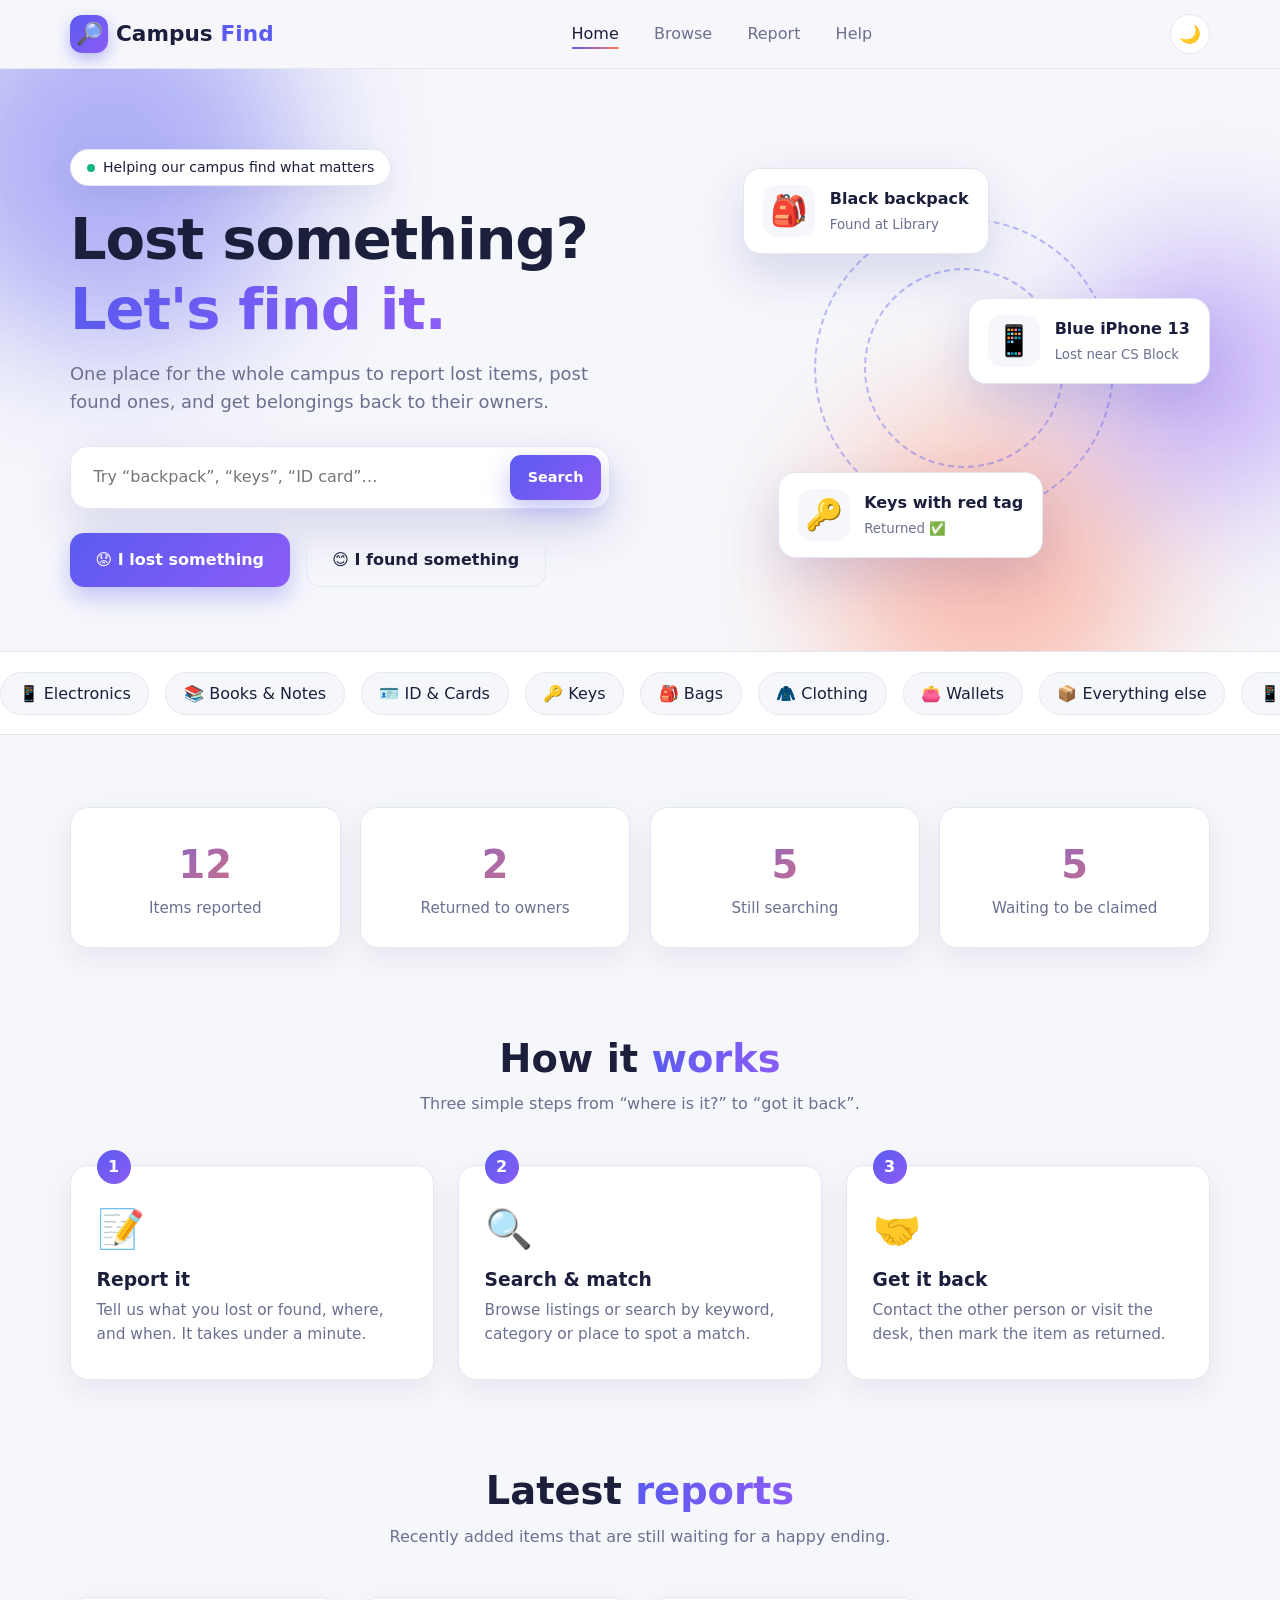
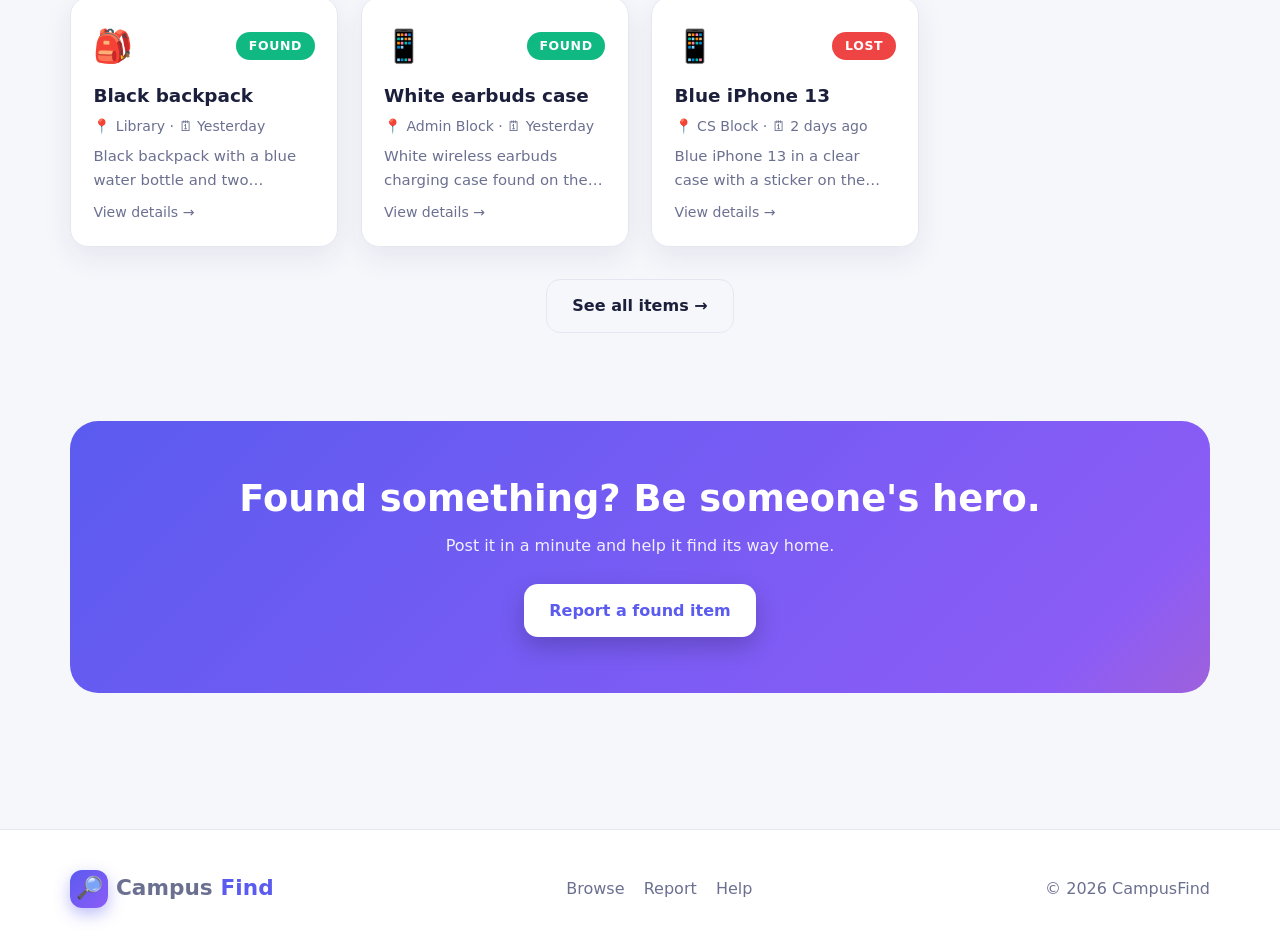
<file: index.html>
<!DOCTYPE html>
<html lang="en" data-theme="light">
<head>
  <meta charset="UTF-8">
  <meta name="viewport" content="width=device-width, initial-scale=1">
  <title>CampusFind – Campus Lost &amp; Found Portal</title>
  <meta name="description" content="Report, search and recover lost items on campus.">
  <link rel="stylesheet" href="style.css">
  <script src="script.js" defer></script>
</head>
<body data-page="home">

  <header class="site-header">
    <div class="container nav">
      <a href="index.html" class="logo"><span class="logo-mark" aria-hidden="true">🔎</span>Campus<b>Find</b></a>
      <ul class="nav-links" id="navLinks">
        <li><a href="index.html" class="active" aria-current="page">Home</a></li>
        <li><a href="browse.html">Browse</a></li>
        <li><a href="report.html">Report</a></li>
        <li><a href="help.html">Help</a></li>
      </ul>
      <div style="display:flex;gap:.5rem;align-items:center">
        <button class="theme-toggle" id="themeBtn" type="button" aria-label="Toggle dark mode">🌙</button>
        <button class="nav-toggle" id="navToggle" type="button" aria-label="Open menu" aria-expanded="false" aria-controls="navLinks"><span></span><span></span><span></span></button>
      </div>
    </div>
  </header>

  <main>
    <!-- HERO -->
    <section class="hero">
      <span class="blob b1"></span><span class="blob b2"></span><span class="blob b3"></span>
      <div class="container hero-grid">
        <div>
          <span class="pill"><span class="dot"></span> Helping our campus find what matters</span>
          <h1>Lost something?<br><span class="grad-text">Let's find it.</span></h1>
          <p class="lead">One place for the whole campus to report lost items, post found ones, and get belongings back to their owners.</p>

          <form class="search-box" id="heroSearch" role="search">
            <input id="heroQ" type="search" placeholder="Try “backpack”, “keys”, “ID card”…" aria-label="Search lost and found items">
            <button class="btn btn-sm" type="submit">Search</button>
          </form>

          <div class="hero-cta">
            <a class="btn" href="report.html?type=lost">😟 I lost something</a>
            <a class="btn btn-outline" href="report.html?type=found">😊 I found something</a>
          </div>
        </div>

        <div class="hero-visual" aria-hidden="true">
          <div class="ring"></div><div class="ring r2"></div>
          <div class="float-card fc1"><span class="ic">🎒</span><div><strong>Black backpack</strong><small>Found at Library</small></div></div>
          <div class="float-card fc2"><span class="ic">📱</span><div><strong>Blue iPhone 13</strong><small>Lost near CS Block</small></div></div>
          <div class="float-card fc3"><span class="ic">🔑</span><div><strong>Keys with red tag</strong><small>Returned ✅</small></div></div>
        </div>
      </div>
    </section>

    <!-- CATEGORY MARQUEE -->
    <div class="marquee" aria-label="Item categories">
      <div class="marquee-track" id="marqueeTrack">
        <span class="chip">📱 Electronics</span>
        <span class="chip">📚 Books &amp; Notes</span>
        <span class="chip">🪪 ID &amp; Cards</span>
        <span class="chip">🔑 Keys</span>
        <span class="chip">🎒 Bags</span>
        <span class="chip">🧥 Clothing</span>
        <span class="chip">👛 Wallets</span>
        <span class="chip">📦 Everything else</span>
      </div>
    </div>

    <!-- STATS -->
    <section class="block">
      <div class="container">
        <div class="stats">
          <div class="stat reveal"><div class="num" id="stTotal" data-count="0">0</div><span class="lbl">Items reported</span></div>
          <div class="stat reveal" style="--d:.1s"><div class="num" id="stReturned" data-count="0">0</div><span class="lbl">Returned to owners</span></div>
          <div class="stat reveal" style="--d:.2s"><div class="num" id="stLost" data-count="0">0</div><span class="lbl">Still searching</span></div>
          <div class="stat reveal" style="--d:.3s"><div class="num" id="stFound" data-count="0">0</div><span class="lbl">Waiting to be claimed</span></div>
        </div>
      </div>
    </section>

    <!-- HOW IT WORKS -->
    <section class="block" style="padding-top:1rem">
      <div class="container">
        <div class="section-head reveal">
          <h2>How it <span class="grad-text">works</span></h2>
          <p>Three simple steps from “where is it?” to “got it back”.</p>
        </div>
        <div class="steps">
          <div class="step reveal"><span class="big" aria-hidden="true">📝</span><h3>Report it</h3><p>Tell us what you lost or found, where, and when. It takes under a minute.</p></div>
          <div class="step reveal" style="--d:.12s"><span class="big" aria-hidden="true">🔍</span><h3>Search &amp; match</h3><p>Browse listings or search by keyword, category or place to spot a match.</p></div>
          <div class="step reveal" style="--d:.24s"><span class="big" aria-hidden="true">🤝</span><h3>Get it back</h3><p>Contact the other person or visit the desk, then mark the item as returned.</p></div>
        </div>
      </div>
    </section>

    <!-- LATEST -->
    <section class="block" style="padding-top:1rem">
      <div class="container">
        <div class="section-head reveal">
          <h2>Latest <span class="grad-text">reports</span></h2>
          <p>Recently added items that are still waiting for a happy ending.</p>
        </div>
        <div class="grid" id="latest"></div>
        <p style="text-align:center;margin-top:2rem" class="reveal"><a class="btn btn-outline" href="browse.html">See all items →</a></p>
      </div>
    </section>

    <!-- CTA -->
    <section class="block" style="padding-top:1rem">
      <div class="container">
        <div class="cta reveal">
          <h2>Found something? Be someone's hero.</h2>
          <p>Post it in a minute and help it find its way home.</p>
          <a class="btn" href="report.html?type=found">Report a found item</a>
        </div>
      </div>
    </section>
  </main>

  <footer class="site-footer">
    <div class="container footer-grid">
      <a href="index.html" class="logo"><span class="logo-mark" aria-hidden="true">🔎</span>Campus<b>Find</b></a>
      <nav class="footer-links" aria-label="Footer">
        <a href="browse.html">Browse</a><a href="report.html">Report</a><a href="help.html">Help</a>
      </nav>
      <p>© <span id="year">2026</span> CampusFind</p>
    </div>
  </footer>

</body>
</html>
</file>
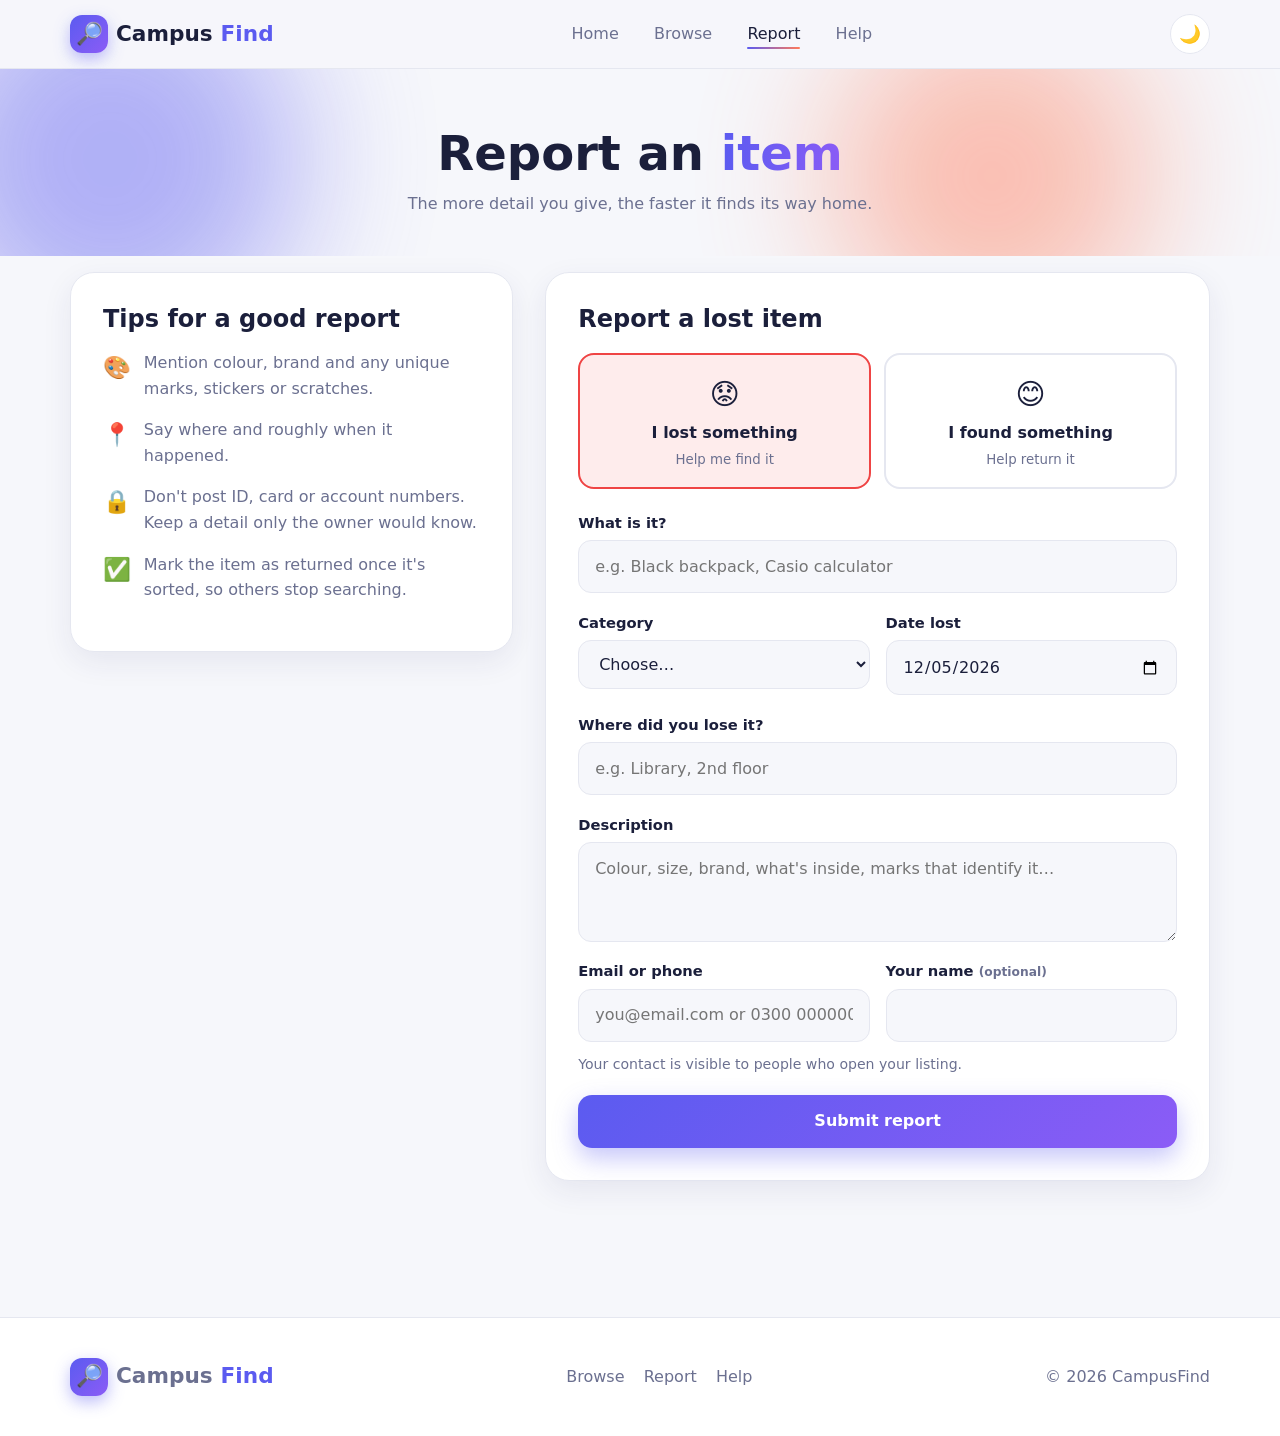
<file: report.html>
<!DOCTYPE html>
<html lang="en" data-theme="light">
<head>
  <meta charset="UTF-8">
  <meta name="viewport" content="width=device-width, initial-scale=1">
  <title>Report an Item – CampusFind</title>
  <meta name="description" content="Report a lost or found item on campus.">
  <link rel="stylesheet" href="style.css">
  <script src="script.js" defer></script>
</head>
<body data-page="report">

  <header class="site-header">
    <div class="container nav">
      <a href="index.html" class="logo"><span class="logo-mark" aria-hidden="true">🔎</span>Campus<b>Find</b></a>
      <ul class="nav-links" id="navLinks">
        <li><a href="index.html">Home</a></li>
        <li><a href="browse.html">Browse</a></li>
        <li><a href="report.html" class="active" aria-current="page">Report</a></li>
        <li><a href="help.html">Help</a></li>
      </ul>
      <div style="display:flex;gap:.5rem;align-items:center">
        <button class="theme-toggle" id="themeBtn" type="button" aria-label="Toggle dark mode">🌙</button>
        <button class="nav-toggle" id="navToggle" type="button" aria-label="Open menu" aria-expanded="false" aria-controls="navLinks"><span></span><span></span><span></span></button>
      </div>
    </div>
  </header>

  <main>
    <section class="page-banner">
      <span class="blob b2"></span><span class="blob b1"></span>
      <div class="container">
        <h1>Report an <span class="grad-text">item</span></h1>
        <p>The more detail you give, the faster it finds its way home.</p>
      </div>
    </section>

    <section class="block" style="padding-top:1rem">
      <div class="container form-layout">

        <aside class="panel reveal">
          <h2>Tips for a good report</h2>
          <ul class="tips">
            <li><span class="i" aria-hidden="true">🎨</span><span>Mention colour, brand and any unique marks, stickers or scratches.</span></li>
            <li><span class="i" aria-hidden="true">📍</span><span>Say where and roughly when it happened.</span></li>
            <li><span class="i" aria-hidden="true">🔒</span><span>Don't post ID, card or account numbers. Keep a detail only the owner would know.</span></li>
            <li><span class="i" aria-hidden="true">✅</span><span>Mark the item as returned once it's sorted, so others stop searching.</span></li>
          </ul>
        </aside>

        <div class="panel reveal" style="--d:.1s">
          <form id="reportForm" novalidate>
            <h2 id="formTitle" style="margin-bottom:1.2rem">Report a lost item</h2>

            <div class="type-toggle" role="radiogroup" aria-label="Report type">
              <label>
                <input type="radio" name="type" value="lost" checked>
                <span class="type-opt lost-opt"><span aria-hidden="true">😟</span>I lost something<small>Help me find it</small></span>
              </label>
              <label>
                <input type="radio" name="type" value="found">
                <span class="type-opt found-opt"><span aria-hidden="true">😊</span>I found something<small>Help return it</small></span>
              </label>
            </div>

            <div class="field">
              <label for="title">What is it?</label>
              <input id="title" name="title" type="text" maxlength="60" placeholder="e.g. Black backpack, Casio calculator">
              <span class="err">Please enter at least 3 characters.</span>
            </div>

            <div class="row">
              <div class="field">
                <label for="category">Category</label>
                <select id="category" name="category">
                  <option value="">Choose…</option>
                  <option>Electronics</option>
                  <option>Books &amp; Notes</option>
                  <option>ID &amp; Cards</option>
                  <option>Keys</option>
                  <option>Bags</option>
                  <option>Clothing</option>
                  <option>Wallet</option>
                  <option>Other</option>
                </select>
                <span class="err">Please pick a category.</span>
              </div>
              <div class="field">
                <label for="date" id="dateLabel">Date lost</label>
                <input id="date" name="date" type="date">
                <span class="err">Choose a date that is not in the future.</span>
              </div>
            </div>

            <div class="field">
              <label for="location" id="locLabel">Where did you lose it?</label>
              <input id="location" name="location" type="text" maxlength="60" placeholder="e.g. Library, 2nd floor">
              <span class="err">Please tell us the place.</span>
            </div>

            <div class="field">
              <label for="desc">Description</label>
              <textarea id="desc" name="desc" maxlength="300" placeholder="Colour, size, brand, what's inside, marks that identify it…"></textarea>
              <span class="err">Please write at least 10 characters.</span>
            </div>

            <div class="row">
              <div class="field">
                <label for="contact">Email or phone</label>
                <input id="contact" name="contact" type="text" placeholder="you@email.com or 0300 0000000" autocomplete="off">
                <span class="err">Enter a valid email or phone number.</span>
              </div>
              <div class="field">
                <label for="reporter">Your name <small style="color:var(--muted)">(optional)</small></label>
                <input id="reporter" name="reporter" type="text" maxlength="40" autocomplete="name">
                <span class="err"></span>
              </div>
            </div>
            <p class="meta" style="margin:-.4rem 0 1.2rem">Your contact is visible to people who open your listing.</p>

            <button class="btn btn-block" type="submit">Submit report</button>
          </form>

          <div class="success" id="success" role="status">
            <svg class="check" viewBox="0 0 100 100" aria-hidden="true"><circle cx="50" cy="50" r="41"/><path d="M30 52 l14 14 l27 -30"/></svg>
            <h2>Report submitted!</h2>
            <p style="color:var(--muted)">Your listing is now live on the Browse page.</p>
            <div class="ref" id="refCode"></div>
            <div class="modal-actions" style="justify-content:center">
              <a class="btn" href="browse.html">View listings</a>
              <button class="btn btn-outline" id="again" type="button">Report another</button>
            </div>
          </div>
        </div>

      </div>
    </section>
  </main>

  <footer class="site-footer">
    <div class="container footer-grid">
      <a href="index.html" class="logo"><span class="logo-mark" aria-hidden="true">🔎</span>Campus<b>Find</b></a>
      <nav class="footer-links" aria-label="Footer">
        <a href="browse.html">Browse</a><a href="report.html">Report</a><a href="help.html">Help</a>
      </nav>
      <p>© <span id="year">2026</span> CampusFind</p>
    </div>
  </footer>

</body>
</html>
</file>
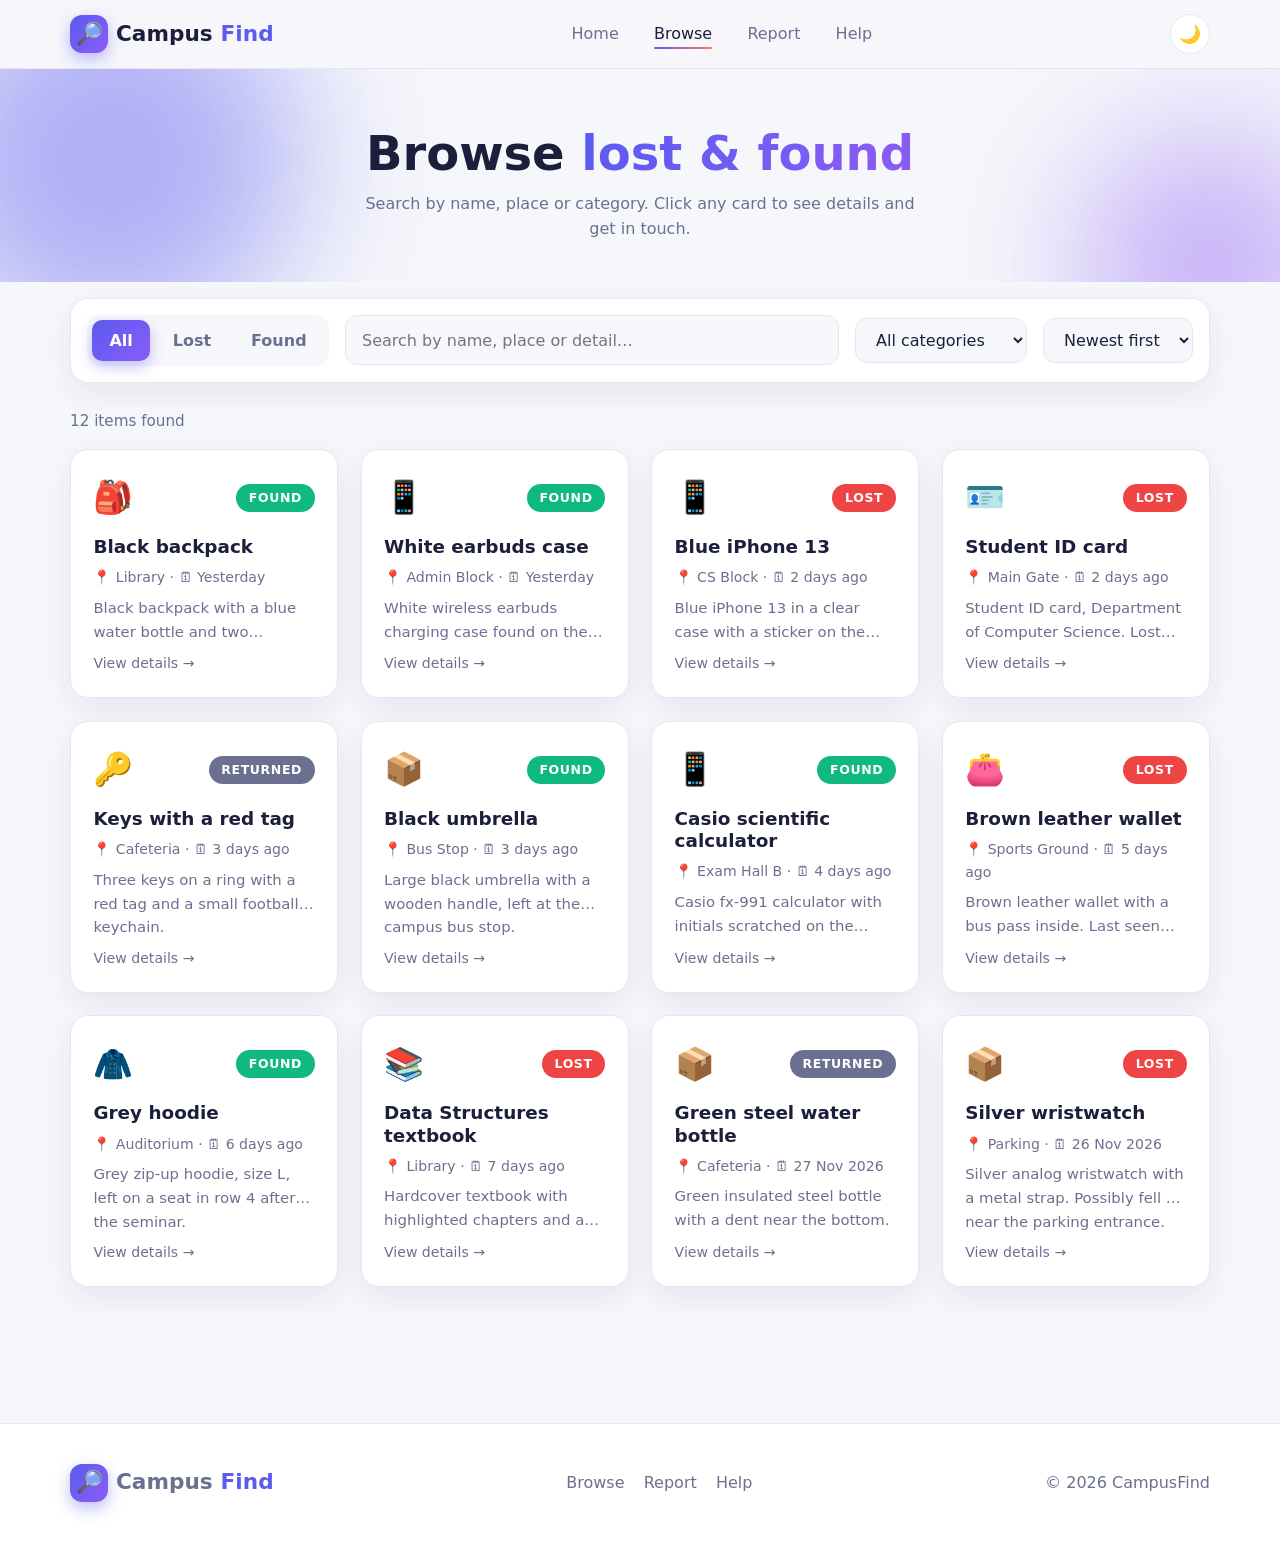
<file: campusfind/campusfind/browse.html>
<!DOCTYPE html>
<html lang="en" data-theme="light">
<head>
  <meta charset="UTF-8">
  <meta name="viewport" content="width=device-width, initial-scale=1">
  <title>Browse Items – CampusFind</title>
  <meta name="description" content="Search lost and found items on campus.">
  <link rel="stylesheet" href="style.css">
  <script src="script.js" defer></script>
</head>
<body data-page="browse">

  <header class="site-header">
    <div class="container nav">
      <a href="index.html" class="logo"><span class="logo-mark" aria-hidden="true">🔎</span>Campus<b>Find</b></a>
      <ul class="nav-links" id="navLinks">
        <li><a href="index.html">Home</a></li>
        <li><a href="browse.html" class="active" aria-current="page">Browse</a></li>
        <li><a href="report.html">Report</a></li>
        <li><a href="help.html">Help</a></li>
      </ul>
      <div style="display:flex;gap:.5rem;align-items:center">
        <button class="theme-toggle" id="themeBtn" type="button" aria-label="Toggle dark mode">🌙</button>
        <button class="nav-toggle" id="navToggle" type="button" aria-label="Open menu" aria-expanded="false" aria-controls="navLinks"><span></span><span></span><span></span></button>
      </div>
    </div>
  </header>

  <main>
    <section class="page-banner">
      <span class="blob b1"></span><span class="blob b3"></span>
      <div class="container">
        <h1>Browse <span class="grad-text">lost &amp; found</span></h1>
        <p>Search by name, place or category. Click any card to see details and get in touch.</p>
      </div>
    </section>

    <section class="block" style="padding-top:1rem">
      <div class="container">
        <div class="controls">
          <div class="tabs" role="group" aria-label="Item type">
            <button class="tab active" type="button" data-tab="all" aria-pressed="true">All</button>
            <button class="tab" type="button" data-tab="lost" aria-pressed="false">Lost</button>
            <button class="tab" type="button" data-tab="found" aria-pressed="false">Found</button>
          </div>
          <input id="q" type="search" placeholder="Search by name, place or detail…" aria-label="Search items">
          <select id="cat" aria-label="Category">
            <option value="all">All categories</option>
            <option>Electronics</option>
            <option>Books &amp; Notes</option>
            <option>ID &amp; Cards</option>
            <option>Keys</option>
            <option>Bags</option>
            <option>Clothing</option>
            <option>Wallet</option>
            <option>Other</option>
          </select>
          <select id="sort" aria-label="Sort order">
            <option value="new">Newest first</option>
            <option value="old">Oldest first</option>
          </select>
        </div>

        <p class="result-count" id="count" aria-live="polite"></p>
        <div class="grid" id="grid"></div>
      </div>
    </section>
  </main>

  <!-- Details dialog -->
  <div class="modal-backdrop" id="modal" aria-hidden="true">
    <div class="modal" role="dialog" aria-modal="true" aria-labelledby="mTitle">
      <button class="modal-close" id="modalClose" type="button" aria-label="Close details">✕</button>
      <div id="modalBody"></div>
    </div>
  </div>

  <footer class="site-footer">
    <div class="container footer-grid">
      <a href="index.html" class="logo"><span class="logo-mark" aria-hidden="true">🔎</span>Campus<b>Find</b></a>
      <nav class="footer-links" aria-label="Footer">
        <a href="browse.html">Browse</a><a href="report.html">Report</a><a href="help.html">Help</a>
      </nav>
      <p>© <span id="year">2026</span> CampusFind</p>
    </div>
  </footer>

</body>
</html>
</file>
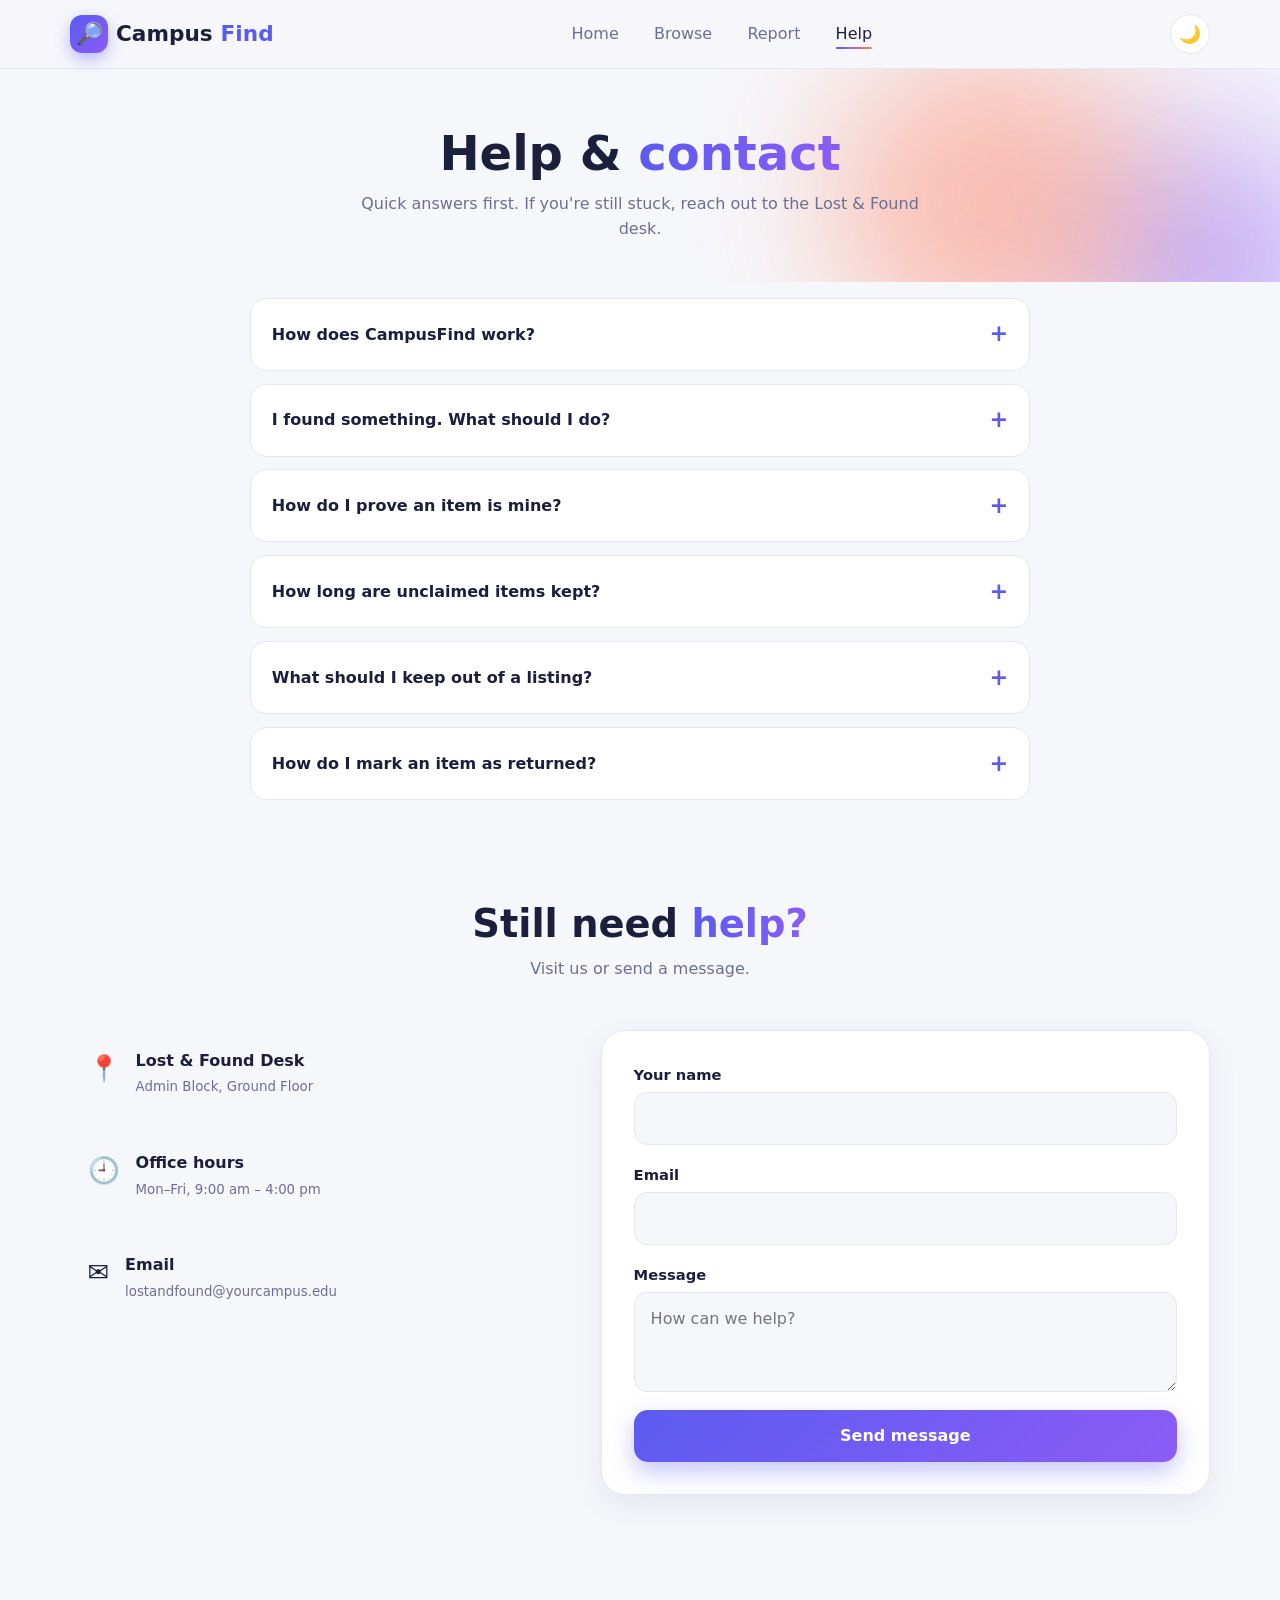
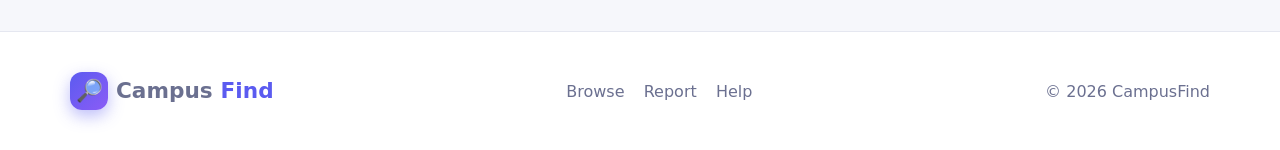
<file: campusfind/campusfind/help.html>
<!DOCTYPE html>
<html lang="en" data-theme="light">
<head>
  <meta charset="UTF-8">
  <meta name="viewport" content="width=device-width, initial-scale=1">
  <title>Help &amp; Contact – CampusFind</title>
  <meta name="description" content="Answers to common questions and how to contact the Lost &amp; Found desk.">
  <link rel="stylesheet" href="style.css">
  <script src="script.js" defer></script>
</head>
<body data-page="help">

  <header class="site-header">
    <div class="container nav">
      <a href="index.html" class="logo"><span class="logo-mark" aria-hidden="true">🔎</span>Campus<b>Find</b></a>
      <ul class="nav-links" id="navLinks">
        <li><a href="index.html">Home</a></li>
        <li><a href="browse.html">Browse</a></li>
        <li><a href="report.html">Report</a></li>
        <li><a href="help.html" class="active" aria-current="page">Help</a></li>
      </ul>
      <div style="display:flex;gap:.5rem;align-items:center">
        <button class="theme-toggle" id="themeBtn" type="button" aria-label="Toggle dark mode">🌙</button>
        <button class="nav-toggle" id="navToggle" type="button" aria-label="Open menu" aria-expanded="false" aria-controls="navLinks"><span></span><span></span><span></span></button>
      </div>
    </div>
  </header>

  <main>
    <section class="page-banner">
      <span class="blob b3"></span><span class="blob b2"></span>
      <div class="container">
        <h1>Help &amp; <span class="grad-text">contact</span></h1>
        <p>Quick answers first. If you're still stuck, reach out to the Lost &amp; Found desk.</p>
      </div>
    </section>

    <!-- FAQ -->
    <section class="block" style="padding-top:1rem">
      <div class="container">
        <div class="faq">
          <div class="faq-item reveal">
            <button class="faq-q" type="button" aria-expanded="false">How does CampusFind work?<span class="plus" aria-hidden="true">+</span></button>
            <div class="faq-a"><p>Anyone can post a lost or found item. Browse the listings, search by keyword or category, and open a card to see details and how to get in touch. When the item is back with its owner, mark it as returned.</p></div>
          </div>
          <div class="faq-item reveal" style="--d:.05s">
            <button class="faq-q" type="button" aria-expanded="false">I found something. What should I do?<span class="plus" aria-hidden="true">+</span></button>
            <div class="faq-a"><p>Post it using the Report page and choose “I found something”. If it's valuable, such as a phone, wallet or ID card, it's best to also hand it to the Lost &amp; Found desk or campus security.</p></div>
          </div>
          <div class="faq-item reveal" style="--d:.1s">
            <button class="faq-q" type="button" aria-expanded="false">How do I prove an item is mine?<span class="plus" aria-hidden="true">+</span></button>
            <div class="faq-a"><p>Describe details that aren't visible in the listing, such as what's inside, a lock-screen picture, or a scratch or sticker. Finders and desk staff may ask you to describe these before handing the item over.</p></div>
          </div>
          <div class="faq-item reveal" style="--d:.15s">
            <button class="faq-q" type="button" aria-expanded="false">How long are unclaimed items kept?<span class="plus" aria-hidden="true">+</span></button>
            <div class="faq-a"><p>Items handed to the Lost &amp; Found desk are kept for a limited time. Ask the desk for the exact period, and check back often.</p></div>
          </div>
          <div class="faq-item reveal" style="--d:.2s">
            <button class="faq-q" type="button" aria-expanded="false">What should I keep out of a listing?<span class="plus" aria-hidden="true">+</span></button>
            <div class="faq-a"><p>Never post ID numbers, card numbers or passwords. Your contact details are visible to anyone who opens your listing, so share only what you're comfortable with.</p></div>
          </div>
          <div class="faq-item reveal" style="--d:.25s">
            <button class="faq-q" type="button" aria-expanded="false">How do I mark an item as returned?<span class="plus" aria-hidden="true">+</span></button>
            <div class="faq-a"><p>Open the item on the Browse page and press “Mark as returned”. It moves out of the active lists so people stop searching for it.</p></div>
          </div>
        </div>
      </div>
    </section>

    <!-- CONTACT -->
    <section class="block" style="padding-top:1rem">
      <div class="container">
        <div class="section-head reveal">
          <h2>Still need <span class="grad-text">help?</span></h2>
          <p>Visit us or send a message.</p>
        </div>
        <div class="contact-grid">
          <div class="reveal">
            <div class="info-card"><span class="i" aria-hidden="true">📍</span><div><strong>Lost &amp; Found Desk</strong><br><small>Admin Block, Ground Floor</small></div></div>
            <div class="info-card"><span class="i" aria-hidden="true">🕘</span><div><strong>Office hours</strong><br><small>Mon–Fri, 9:00 am – 4:00 pm</small></div></div>
            <div class="info-card"><span class="i" aria-hidden="true">✉️</span><div><strong>Email</strong><br><small>lostandfound@yourcampus.edu</small></div></div>
          </div>

          <div class="panel reveal" style="--d:.1s">
            <form id="contactForm" novalidate>
              <div class="field">
                <label for="cname">Your name</label>
                <input id="cname" name="cname" type="text" autocomplete="name">
                <span class="err">Please enter your name.</span>
              </div>
              <div class="field">
                <label for="cemail">Email</label>
                <input id="cemail" name="cemail" type="email" autocomplete="email">
                <span class="err">Please enter a valid email.</span>
              </div>
              <div class="field">
                <label for="cmsg">Message</label>
                <textarea id="cmsg" name="cmsg" placeholder="How can we help?"></textarea>
                <span class="err">Please write at least 10 characters.</span>
              </div>
              <button class="btn btn-block" type="submit">Send message</button>
            </form>
          </div>
        </div>
      </div>
    </section>
  </main>

  <footer class="site-footer">
    <div class="container footer-grid">
      <a href="index.html" class="logo"><span class="logo-mark" aria-hidden="true">🔎</span>Campus<b>Find</b></a>
      <nav class="footer-links" aria-label="Footer">
        <a href="browse.html">Browse</a><a href="report.html">Report</a><a href="help.html">Help</a>
      </nav>
      <p>© <span id="year">2026</span> CampusFind</p>
    </div>
  </footer>

</body>
</html>
</file>
<file: style.css>
/* ===== CampusFind – shared styles ===== */
:root{
  --bg:#f6f7fb; --surface:#ffffff; --text:#1b1f3b; --muted:#6b7090;
  --primary:#5b5bf0; --primary2:#8b5cf6; --accent:#ff7a59;
  --lost:#ef4444; --found:#10b981; --border:#e5e7f0;
  --shadow:0 10px 30px rgba(40,40,100,.08); --shadow-lg:0 20px 50px rgba(60,60,160,.18);
  --radius:18px; --ease:cubic-bezier(.22,.8,.3,1);
}
[data-theme="dark"]{
  --bg:#0e1020; --surface:#171a30; --text:#eceefb; --muted:#9aa0c3; --border:#262a4a;
  --shadow:0 10px 30px rgba(0,0,0,.4); --shadow-lg:0 20px 50px rgba(0,0,0,.55);
}
*{box-sizing:border-box;margin:0;padding:0}
html{scroll-behavior:smooth}
body{font-family:'Segoe UI',system-ui,-apple-system,Roboto,sans-serif;background:var(--bg);color:var(--text);line-height:1.6;transition:background .4s,color .4s;animation:pageIn .7s var(--ease) both;overflow-x:hidden}
@keyframes pageIn{from{opacity:0;transform:translateY(14px)}to{opacity:1;transform:none}}
img,svg{max-width:100%}
a{color:inherit;text-decoration:none}
ul{list-style:none}
.container{width:min(1140px,92%);margin-inline:auto}
h1,h2,h3{line-height:1.2}
.grad-text{background:linear-gradient(90deg,var(--primary),var(--primary2),var(--accent));-webkit-background-clip:text;background-clip:text;color:transparent;background-size:200% auto;animation:shine 6s linear infinite}
@keyframes shine{to{background-position:200% center}}

/* ===== Header / nav ===== */
.site-header{position:sticky;top:0;z-index:50;backdrop-filter:blur(14px);background:color-mix(in srgb,var(--bg) 78%,transparent);border-bottom:1px solid var(--border)}
.nav{display:flex;align-items:center;justify-content:space-between;height:68px}
.logo{display:flex;align-items:center;gap:.5rem;font-size:1.35rem;font-weight:700}
.logo b{color:var(--primary)}
.logo-mark{display:grid;place-items:center;width:38px;height:38px;border-radius:12px;background:linear-gradient(135deg,var(--primary),var(--primary2));box-shadow:0 6px 16px rgba(91,91,240,.4);animation:wiggle 5s ease-in-out infinite}
@keyframes wiggle{0%,90%,100%{transform:rotate(0)}93%{transform:rotate(-14deg)}96%{transform:rotate(12deg)}}
.nav-links{display:flex;align-items:center;gap:.4rem}
.nav-links a{position:relative;padding:.5rem .9rem;border-radius:10px;font-weight:500;color:var(--muted);transition:color .25s}
.nav-links a::after{content:"";position:absolute;left:.9rem;right:.9rem;bottom:2px;height:2px;border-radius:2px;background:linear-gradient(90deg,var(--primary),var(--accent));transform:scaleX(0);transform-origin:left;transition:transform .35s var(--ease)}
.nav-links a:hover,.nav-links a.active{color:var(--text)}
.nav-links a:hover::after,.nav-links a.active::after{transform:scaleX(1)}
.theme-toggle{width:40px;height:40px;border-radius:50%;border:1px solid var(--border);background:var(--surface);cursor:pointer;font-size:1.1rem;transition:transform .4s var(--ease)}
.theme-toggle:hover{transform:rotate(180deg) scale(1.08)}
.nav-toggle{display:none;background:none;border:0;cursor:pointer;width:40px;height:40px;flex-direction:column;justify-content:center;gap:5px;align-items:center}
.nav-toggle span{width:24px;height:2.5px;background:var(--text);border-radius:2px;transition:.3s var(--ease)}
.nav-toggle[aria-expanded="true"] span:nth-child(1){transform:translateY(7.5px) rotate(45deg)}
.nav-toggle[aria-expanded="true"] span:nth-child(2){opacity:0}
.nav-toggle[aria-expanded="true"] span:nth-child(3){transform:translateY(-7.5px) rotate(-45deg)}

/* ===== Buttons ===== */
.btn{display:inline-flex;align-items:center;justify-content:center;gap:.5rem;padding:.85rem 1.6rem;border-radius:14px;border:0;font:inherit;font-weight:600;cursor:pointer;color:#fff;background:linear-gradient(135deg,var(--primary),var(--primary2));box-shadow:0 10px 24px rgba(91,91,240,.35);transition:transform .3s var(--ease),box-shadow .3s;position:relative;overflow:hidden}
.btn:hover{transform:translateY(-3px);box-shadow:0 16px 30px rgba(91,91,240,.45)}
.btn:active{transform:translateY(0) scale(.98)}
.btn::before{content:"";position:absolute;inset:0;background:linear-gradient(120deg,transparent 30%,rgba(255,255,255,.35) 50%,transparent 70%);transform:translateX(-120%);transition:transform .7s}
.btn:hover::before{transform:translateX(120%)}
.btn-outline{background:transparent;color:var(--text);border:1.5px solid var(--border);box-shadow:none}
.btn-outline:hover{border-color:var(--primary);color:var(--primary);box-shadow:none}
.btn-sm{padding:.55rem 1.1rem;font-size:.9rem;border-radius:11px}
.btn-block{width:100%}

/* ===== Hero ===== */
.hero{position:relative;padding:5rem 0 4rem;overflow:hidden}
.blob{position:absolute;border-radius:50%;filter:blur(70px);opacity:.45;z-index:-1;animation:blob 14s ease-in-out infinite}
.blob.b1{width:380px;height:380px;background:var(--primary);top:-100px;left:-80px}
.blob.b2{width:320px;height:320px;background:var(--accent);bottom:-80px;right:10%;animation-delay:-5s}
.blob.b3{width:260px;height:260px;background:var(--primary2);top:30%;right:-60px;animation-delay:-9s}
@keyframes blob{0%,100%{transform:translate(0,0) scale(1)}33%{transform:translate(40px,-30px) scale(1.12)}66%{transform:translate(-30px,40px) scale(.92)}}
.hero-grid{display:grid;grid-template-columns:1.1fr .9fr;gap:3rem;align-items:center}
.pill{display:inline-flex;align-items:center;gap:.5rem;padding:.4rem 1rem;border-radius:999px;background:var(--surface);border:1px solid var(--border);font-size:.88rem;font-weight:500;box-shadow:var(--shadow)}
.pill .dot{width:8px;height:8px;border-radius:50%;background:var(--found);animation:pulse 1.6s infinite}
@keyframes pulse{0%{box-shadow:0 0 0 0 rgba(16,185,129,.6)}100%{box-shadow:0 0 0 12px rgba(16,185,129,0)}}
.hero h1{font-size:clamp(2.2rem,5vw,3.6rem);margin:1.2rem 0 1rem;font-weight:800;letter-spacing:-.02em}
.hero p.lead{color:var(--muted);font-size:1.12rem;max-width:520px}
.search-box{display:flex;gap:.5rem;margin-top:1.8rem;padding:.5rem;background:var(--surface);border:1px solid var(--border);border-radius:18px;box-shadow:var(--shadow-lg);max-width:540px;transition:box-shadow .3s,transform .3s}
.search-box:focus-within{transform:translateY(-2px);box-shadow:0 22px 50px rgba(91,91,240,.28)}
.search-box input{flex:1;border:0;outline:0;background:transparent;font:inherit;color:var(--text);padding:.6rem .9rem}
.hero-cta{display:flex;gap:1rem;margin-top:1.5rem;flex-wrap:wrap}
.hero-visual{position:relative;height:420px}
.float-card{position:absolute;display:flex;align-items:center;gap:.9rem;padding:1rem 1.2rem;background:var(--surface);border:1px solid var(--border);border-radius:18px;box-shadow:var(--shadow-lg);animation:floaty 6s ease-in-out infinite}
.float-card .ic{font-size:1.9rem;display:grid;place-items:center;width:52px;height:52px;border-radius:14px;background:var(--bg)}
.float-card strong{display:block;font-size:1rem}
.float-card small{color:var(--muted)}
.fc1{top:10px;left:5%}
.fc2{top:140px;right:0;animation-delay:-2s}
.fc3{bottom:20px;left:12%;animation-delay:-4s}
@keyframes floaty{0%,100%{transform:translateY(0) rotate(-1deg)}50%{transform:translateY(-18px) rotate(1.5deg)}}
.ring{position:absolute;inset:50% auto auto 50%;width:300px;height:300px;margin:-150px 0 0 -150px;border:2px dashed color-mix(in srgb,var(--primary) 40%,transparent);border-radius:50%;animation:spin 30s linear infinite;z-index:-1}
.ring.r2{width:200px;height:200px;margin:-100px 0 0 -100px;animation-direction:reverse;animation-duration:20s}
@keyframes spin{to{transform:rotate(360deg)}}

/* ===== Marquee ===== */
.marquee{overflow:hidden;padding:1.2rem 0;border-block:1px solid var(--border);background:var(--surface)}
.marquee-track{display:flex;gap:1rem;width:max-content;animation:scroll 28s linear infinite}
.marquee:hover .marquee-track{animation-play-state:paused}
.chip{padding:.5rem 1.1rem;border-radius:999px;background:var(--bg);border:1px solid var(--border);font-weight:500;white-space:nowrap}
@keyframes scroll{to{transform:translateX(-50%)}}

/* ===== Sections ===== */
section.block{padding:4.5rem 0}
.section-head{text-align:center;max-width:620px;margin:0 auto 3rem}
.section-head h2{font-size:clamp(1.7rem,3.4vw,2.4rem);margin-bottom:.6rem}
.section-head p{color:var(--muted)}
.stats{display:grid;grid-template-columns:repeat(4,1fr);gap:1.2rem}
.stat{background:var(--surface);border:1px solid var(--border);border-radius:var(--radius);padding:1.6rem;text-align:center;box-shadow:var(--shadow);transition:transform .35s var(--ease)}
.stat:hover{transform:translateY(-6px)}
.stat .num{font-size:2.4rem;font-weight:800;background:linear-gradient(135deg,var(--primary),var(--accent));-webkit-background-clip:text;background-clip:text;color:transparent}
.stat span.lbl{color:var(--muted);font-size:.95rem}
.steps{display:grid;grid-template-columns:repeat(3,1fr);gap:1.5rem;counter-reset:step}
.step{position:relative;background:var(--surface);border:1px solid var(--border);border-radius:var(--radius);padding:2rem 1.6rem;box-shadow:var(--shadow);transition:transform .35s var(--ease),box-shadow .35s}
.step:hover{transform:translateY(-8px);box-shadow:var(--shadow-lg)}
.step::before{counter-increment:step;content:counter(step);position:absolute;top:-16px;left:1.6rem;width:34px;height:34px;display:grid;place-items:center;border-radius:50%;background:linear-gradient(135deg,var(--primary),var(--primary2));color:#fff;font-weight:700}
.step .big{font-size:2.4rem;margin-bottom:.6rem;display:inline-block;transition:transform .4s var(--ease)}
.step:hover .big{transform:scale(1.2) rotate(-8deg)}
.step h3{margin-bottom:.4rem}
.step p{color:var(--muted);font-size:.96rem}
.cta{position:relative;overflow:hidden;text-align:center;padding:3.5rem 1.5rem;border-radius:28px;color:#fff;background:linear-gradient(135deg,var(--primary),var(--primary2) 55%,var(--accent));background-size:160% 160%;animation:bgmove 10s ease infinite}
@keyframes bgmove{0%,100%{background-position:0 50%}50%{background-position:100% 50%}}
.cta h2{font-size:clamp(1.6rem,3.4vw,2.3rem);margin-bottom:.7rem}
.cta p{opacity:.9;margin-bottom:1.6rem}
.cta .btn{background:#fff;color:var(--primary);box-shadow:0 10px 24px rgba(0,0,0,.2)}

/* ===== Page banner ===== */
.page-banner{position:relative;padding:3.5rem 0 2.5rem;overflow:hidden;text-align:center}
.page-banner h1{font-size:clamp(2rem,4.5vw,3rem);margin-bottom:.5rem}
.page-banner p{color:var(--muted);max-width:560px;margin:auto}

/* ===== Item cards ===== */
.grid{display:grid;grid-template-columns:repeat(auto-fill,minmax(260px,1fr));gap:1.4rem}
.card{background:var(--surface);border:1px solid var(--border);border-radius:var(--radius);padding:1.4rem;box-shadow:var(--shadow);transition:transform .35s var(--ease),box-shadow .35s,border-color .3s;display:flex;flex-direction:column;gap:.5rem}
.card:hover{transform:translateY(-8px) rotate(-.4deg);box-shadow:var(--shadow-lg);border-color:var(--primary)}
.item-top{display:flex;justify-content:space-between;align-items:center}
.item-top .icon{font-size:2rem;transition:transform .4s var(--ease)}
.card:hover .icon{transform:scale(1.25) rotate(10deg)}
.badge{padding:.25rem .8rem;border-radius:999px;font-size:.78rem;font-weight:700;text-transform:uppercase;letter-spacing:.05em;color:#fff}
.badge.lost{background:var(--lost)}
.badge.found{background:var(--found)}
.badge.returned{background:var(--muted)}
.card h3{font-size:1.15rem;margin-top:.3rem}
.meta{color:var(--muted);font-size:.88rem}
.desc{color:var(--muted);font-size:.93rem;flex:1;display:-webkit-box;-webkit-line-clamp:2;-webkit-box-orient:vertical;overflow:hidden}
.card.done{opacity:.65}

/* ===== Browse controls ===== */
.controls{display:flex;flex-wrap:wrap;gap:1rem;align-items:center;margin-bottom:1.6rem;padding:1rem;background:var(--surface);border:1px solid var(--border);border-radius:var(--radius);box-shadow:var(--shadow)}
.controls input,.controls select{padding:.7rem 1rem;border-radius:12px;border:1.5px solid var(--border);background:var(--bg);color:var(--text);font:inherit;outline:0;transition:border-color .25s,box-shadow .25s}
.controls input{flex:1;min-width:200px}
.controls input:focus,.controls select:focus{border-color:var(--primary);box-shadow:0 0 0 4px color-mix(in srgb,var(--primary) 18%,transparent)}
.tabs{display:flex;gap:.3rem;background:var(--bg);padding:.3rem;border-radius:13px}
.tab{padding:.5rem 1.1rem;border:0;border-radius:10px;background:transparent;color:var(--muted);font:inherit;font-weight:600;cursor:pointer;transition:.3s var(--ease)}
.tab.active{background:linear-gradient(135deg,var(--primary),var(--primary2));color:#fff;box-shadow:0 6px 14px rgba(91,91,240,.35)}
.result-count{color:var(--muted);margin-bottom:1rem;font-size:.95rem}
.empty{grid-column:1/-1;text-align:center;padding:3rem 1rem;color:var(--muted)}
.empty .big{font-size:3.2rem;display:block;animation:floaty 4s ease-in-out infinite}

/* ===== Modal ===== */
.modal-backdrop{position:fixed;inset:0;z-index:100;display:none;place-items:center;padding:1rem;background:rgba(10,10,30,.55);backdrop-filter:blur(6px)}
.modal-backdrop.open{display:grid;animation:fade .25s both}
.modal{width:min(520px,100%);max-height:90vh;overflow:auto;background:var(--surface);border-radius:24px;padding:2rem;box-shadow:var(--shadow-lg);animation:pop .4s var(--ease) both;position:relative}
@keyframes fade{from{opacity:0}to{opacity:1}}
@keyframes pop{from{opacity:0;transform:scale(.85) translateY(24px)}to{opacity:1;transform:none}}
.modal-close{position:absolute;top:1rem;right:1rem;width:36px;height:36px;border-radius:50%;border:0;background:var(--bg);color:var(--text);cursor:pointer;font-size:1.1rem;transition:transform .3s}
.modal-close:hover{transform:rotate(90deg)}
.modal .big-icon{font-size:3rem}
.detail-list{margin:1rem 0;display:grid;gap:.5rem}
.detail-list li{display:flex;gap:.6rem;padding:.6rem .9rem;background:var(--bg);border-radius:12px;font-size:.95rem}
.detail-list li b{min-width:90px;color:var(--muted);font-weight:600}
.modal-actions{display:flex;gap:.7rem;flex-wrap:wrap;margin-top:1.2rem}

/* ===== Forms ===== */
.form-layout{display:grid;grid-template-columns:.8fr 1.2fr;gap:2rem;align-items:start}
.panel{background:var(--surface);border:1px solid var(--border);border-radius:24px;padding:2rem;box-shadow:var(--shadow)}
.tips li{display:flex;gap:.8rem;margin:1rem 0;color:var(--muted)}
.tips li span.i{font-size:1.4rem}
.type-toggle{display:grid;grid-template-columns:1fr 1fr;gap:.8rem;margin-bottom:1.4rem}
.type-toggle input{position:absolute;opacity:0;pointer-events:none}
.type-opt{display:flex;flex-direction:column;align-items:center;gap:.2rem;padding:1rem;border:2px solid var(--border);border-radius:16px;cursor:pointer;font-weight:600;text-align:center;transition:.3s var(--ease)}
.type-opt span{font-size:1.8rem}
.type-opt small{color:var(--muted);font-weight:400}
.type-opt:hover{transform:translateY(-3px)}
.type-toggle input:checked + .type-opt.lost-opt{border-color:var(--lost);background:color-mix(in srgb,var(--lost) 10%,transparent)}
.type-toggle input:checked + .type-opt.found-opt{border-color:var(--found);background:color-mix(in srgb,var(--found) 10%,transparent)}
.type-toggle input:focus-visible + .type-opt{outline:3px solid var(--primary);outline-offset:2px}
.row{display:grid;grid-template-columns:1fr 1fr;gap:1rem}
.field{display:flex;flex-direction:column;gap:.35rem;margin-bottom:1.1rem}
.field label{font-weight:600;font-size:.92rem}
.field input,.field select,.field textarea{padding:.8rem 1rem;border-radius:13px;border:1.5px solid var(--border);background:var(--bg);color:var(--text);font:inherit;outline:0;transition:border-color .25s,box-shadow .25s}
.field textarea{resize:vertical;min-height:100px}
.field input:focus,.field select:focus,.field textarea:focus{border-color:var(--primary);box-shadow:0 0 0 4px color-mix(in srgb,var(--primary) 18%,transparent)}
.field .err{display:none;color:var(--lost);font-size:.82rem}
.field.invalid input,.field.invalid select,.field.invalid textarea{border-color:var(--lost);animation:shake .4s}
.field.invalid .err{display:block}
@keyframes shake{0%,100%{transform:translateX(0)}25%{transform:translateX(-6px)}75%{transform:translateX(6px)}}
.success{display:none;text-align:center;padding:1.5rem 0}
.success.show{display:block;animation:pop .5s var(--ease) both}
.check{width:90px;height:90px;margin:0 auto 1rem}
.check circle{fill:none;stroke:var(--found);stroke-width:4;stroke-dasharray:260;stroke-dashoffset:260;animation:draw .7s .1s forwards}
.check path{fill:none;stroke:var(--found);stroke-width:5;stroke-linecap:round;stroke-linejoin:round;stroke-dasharray:60;stroke-dashoffset:60;animation:draw .5s .7s forwards}
@keyframes draw{to{stroke-dashoffset:0}}
.ref{display:inline-block;margin:.6rem 0 1.2rem;padding:.4rem 1rem;border-radius:10px;background:var(--bg);font-family:monospace;font-weight:700;letter-spacing:.08em}

/* ===== FAQ ===== */
.faq{max-width:780px;margin:auto}
.faq-item{background:var(--surface);border:1px solid var(--border);border-radius:16px;margin-bottom:.8rem;overflow:hidden;transition:box-shadow .3s,border-color .3s}
.faq-item.open{box-shadow:var(--shadow);border-color:var(--primary)}
.faq-q{width:100%;display:flex;justify-content:space-between;align-items:center;gap:1rem;padding:1.1rem 1.3rem;background:none;border:0;color:var(--text);font:inherit;font-weight:600;text-align:left;cursor:pointer}
.faq-q .plus{transition:transform .35s var(--ease);font-size:1.4rem;color:var(--primary)}
.faq-item.open .plus{transform:rotate(45deg)}
.faq-a{max-height:0;overflow:hidden;transition:max-height .4s var(--ease)}
.faq-a p{padding:0 1.3rem 1.2rem;color:var(--muted)}
.contact-grid{display:grid;grid-template-columns:.9fr 1.1fr;gap:2rem}
.info-card{display:flex;gap:1rem;padding:1.1rem;border-radius:16px;background:var(--bg);margin-bottom:1rem;transition:transform .3s var(--ease)}
.info-card:hover{transform:translateX(6px)}
.info-card .i{font-size:1.6rem}
.info-card small{color:var(--muted)}

/* ===== Footer & toast ===== */
.site-footer{margin-top:4rem;padding:2.5rem 0;border-top:1px solid var(--border);background:var(--surface);color:var(--muted)}
.footer-grid{display:flex;justify-content:space-between;align-items:center;gap:1rem;flex-wrap:wrap}
.footer-links{display:flex;gap:1.2rem}
.footer-links a:hover{color:var(--primary)}
#toast{position:fixed;left:50%;bottom:30px;transform:translate(-50%,120px);padding:.9rem 1.5rem;border-radius:14px;background:var(--text);color:var(--bg);font-weight:500;box-shadow:var(--shadow-lg);transition:transform .5s var(--ease);z-index:200;max-width:90%}
#toast.show{transform:translate(-50%,0)}

/* ===== Focus, clickable cards, confetti ===== */
.card[role="button"]{cursor:pointer}
a:focus-visible,button:focus-visible,.card:focus-visible,input:focus-visible,select:focus-visible,textarea:focus-visible{outline:3px solid var(--primary);outline-offset:3px}
.confetti{position:fixed;top:-14px;width:10px;height:14px;z-index:300;pointer-events:none;animation:fall var(--t,2.2s) ease-in forwards}
@keyframes fall{to{transform:translate(var(--x,0),105vh) rotate(var(--r,720deg));opacity:.9}}

/* ===== Scroll reveal ===== */
.reveal{opacity:0;transform:translateY(34px);transition:opacity .8s var(--ease),transform .8s var(--ease);transition-delay:var(--d,0s)}
.reveal.in{opacity:1;transform:none}

/* ===== Responsive ===== */
@media (max-width:900px){
  .hero-grid,.form-layout,.contact-grid{grid-template-columns:1fr}
  .hero-visual{height:340px}
  .stats{grid-template-columns:repeat(2,1fr)}
  .steps{grid-template-columns:1fr}
}
@media (max-width:760px){
  .nav-toggle{display:flex}
  .nav-links{position:absolute;top:68px;left:0;right:0;flex-direction:column;align-items:stretch;padding:1rem 4%;background:var(--surface);border-bottom:1px solid var(--border);box-shadow:var(--shadow);transform:translateY(-12px);opacity:0;visibility:hidden;pointer-events:none;transition:.3s var(--ease)}
  .nav-links.open{transform:none;opacity:1;visibility:visible;pointer-events:auto}
  .nav-links a{display:block}
  .row{grid-template-columns:1fr}
  .float-card{padding:.7rem .9rem}
  .fc2{top:120px}
}
@media (prefers-reduced-motion:reduce){
  *,*::before,*::after{animation-duration:.01ms!important;animation-iteration-count:1!important;transition-duration:.01ms!important}
  .reveal{opacity:1;transform:none}
}
</file>
<file: campusfind/campusfind/style.css>
/* ===== CampusFind – shared styles ===== */
:root{
  --bg:#f6f7fb; --surface:#ffffff; --text:#1b1f3b; --muted:#6b7090;
  --primary:#5b5bf0; --primary2:#8b5cf6; --accent:#ff7a59;
  --lost:#ef4444; --found:#10b981; --border:#e5e7f0;
  --shadow:0 10px 30px rgba(40,40,100,.08); --shadow-lg:0 20px 50px rgba(60,60,160,.18);
  --radius:18px; --ease:cubic-bezier(.22,.8,.3,1);
}
[data-theme="dark"]{
  --bg:#0e1020; --surface:#171a30; --text:#eceefb; --muted:#9aa0c3; --border:#262a4a;
  --shadow:0 10px 30px rgba(0,0,0,.4); --shadow-lg:0 20px 50px rgba(0,0,0,.55);
}
*{box-sizing:border-box;margin:0;padding:0}
html{scroll-behavior:smooth}
body{font-family:'Segoe UI',system-ui,-apple-system,Roboto,sans-serif;background:var(--bg);color:var(--text);line-height:1.6;transition:background .4s,color .4s;animation:pageIn .7s var(--ease) both;overflow-x:hidden}
@keyframes pageIn{from{opacity:0;transform:translateY(14px)}to{opacity:1;transform:none}}
img,svg{max-width:100%}
a{color:inherit;text-decoration:none}
ul{list-style:none}
.container{width:min(1140px,92%);margin-inline:auto}
h1,h2,h3{line-height:1.2}
.grad-text{background:linear-gradient(90deg,var(--primary),var(--primary2),var(--accent));-webkit-background-clip:text;background-clip:text;color:transparent;background-size:200% auto;animation:shine 6s linear infinite}
@keyframes shine{to{background-position:200% center}}

/* ===== Header / nav ===== */
.site-header{position:sticky;top:0;z-index:50;backdrop-filter:blur(14px);background:color-mix(in srgb,var(--bg) 78%,transparent);border-bottom:1px solid var(--border)}
.nav{display:flex;align-items:center;justify-content:space-between;height:68px}
.logo{display:flex;align-items:center;gap:.5rem;font-size:1.35rem;font-weight:700}
.logo b{color:var(--primary)}
.logo-mark{display:grid;place-items:center;width:38px;height:38px;border-radius:12px;background:linear-gradient(135deg,var(--primary),var(--primary2));box-shadow:0 6px 16px rgba(91,91,240,.4);animation:wiggle 5s ease-in-out infinite}
@keyframes wiggle{0%,90%,100%{transform:rotate(0)}93%{transform:rotate(-14deg)}96%{transform:rotate(12deg)}}
.nav-links{display:flex;align-items:center;gap:.4rem}
.nav-links a{position:relative;padding:.5rem .9rem;border-radius:10px;font-weight:500;color:var(--muted);transition:color .25s}
.nav-links a::after{content:"";position:absolute;left:.9rem;right:.9rem;bottom:2px;height:2px;border-radius:2px;background:linear-gradient(90deg,var(--primary),var(--accent));transform:scaleX(0);transform-origin:left;transition:transform .35s var(--ease)}
.nav-links a:hover,.nav-links a.active{color:var(--text)}
.nav-links a:hover::after,.nav-links a.active::after{transform:scaleX(1)}
.theme-toggle{width:40px;height:40px;border-radius:50%;border:1px solid var(--border);background:var(--surface);cursor:pointer;font-size:1.1rem;transition:transform .4s var(--ease)}
.theme-toggle:hover{transform:rotate(180deg) scale(1.08)}
.nav-toggle{display:none;background:none;border:0;cursor:pointer;width:40px;height:40px;flex-direction:column;justify-content:center;gap:5px;align-items:center}
.nav-toggle span{width:24px;height:2.5px;background:var(--text);border-radius:2px;transition:.3s var(--ease)}
.nav-toggle[aria-expanded="true"] span:nth-child(1){transform:translateY(7.5px) rotate(45deg)}
.nav-toggle[aria-expanded="true"] span:nth-child(2){opacity:0}
.nav-toggle[aria-expanded="true"] span:nth-child(3){transform:translateY(-7.5px) rotate(-45deg)}

/* ===== Buttons ===== */
.btn{display:inline-flex;align-items:center;justify-content:center;gap:.5rem;padding:.85rem 1.6rem;border-radius:14px;border:0;font:inherit;font-weight:600;cursor:pointer;color:#fff;background:linear-gradient(135deg,var(--primary),var(--primary2));box-shadow:0 10px 24px rgba(91,91,240,.35);transition:transform .3s var(--ease),box-shadow .3s;position:relative;overflow:hidden}
.btn:hover{transform:translateY(-3px);box-shadow:0 16px 30px rgba(91,91,240,.45)}
.btn:active{transform:translateY(0) scale(.98)}
.btn::before{content:"";position:absolute;inset:0;background:linear-gradient(120deg,transparent 30%,rgba(255,255,255,.35) 50%,transparent 70%);transform:translateX(-120%);transition:transform .7s}
.btn:hover::before{transform:translateX(120%)}
.btn-outline{background:transparent;color:var(--text);border:1.5px solid var(--border);box-shadow:none}
.btn-outline:hover{border-color:var(--primary);color:var(--primary);box-shadow:none}
.btn-sm{padding:.55rem 1.1rem;font-size:.9rem;border-radius:11px}
.btn-block{width:100%}

/* ===== Hero ===== */
.hero{position:relative;padding:5rem 0 4rem;overflow:hidden}
.blob{position:absolute;border-radius:50%;filter:blur(70px);opacity:.45;z-index:-1;animation:blob 14s ease-in-out infinite}
.blob.b1{width:380px;height:380px;background:var(--primary);top:-100px;left:-80px}
.blob.b2{width:320px;height:320px;background:var(--accent);bottom:-80px;right:10%;animation-delay:-5s}
.blob.b3{width:260px;height:260px;background:var(--primary2);top:30%;right:-60px;animation-delay:-9s}
@keyframes blob{0%,100%{transform:translate(0,0) scale(1)}33%{transform:translate(40px,-30px) scale(1.12)}66%{transform:translate(-30px,40px) scale(.92)}}
.hero-grid{display:grid;grid-template-columns:1.1fr .9fr;gap:3rem;align-items:center}
.pill{display:inline-flex;align-items:center;gap:.5rem;padding:.4rem 1rem;border-radius:999px;background:var(--surface);border:1px solid var(--border);font-size:.88rem;font-weight:500;box-shadow:var(--shadow)}
.pill .dot{width:8px;height:8px;border-radius:50%;background:var(--found);animation:pulse 1.6s infinite}
@keyframes pulse{0%{box-shadow:0 0 0 0 rgba(16,185,129,.6)}100%{box-shadow:0 0 0 12px rgba(16,185,129,0)}}
.hero h1{font-size:clamp(2.2rem,5vw,3.6rem);margin:1.2rem 0 1rem;font-weight:800;letter-spacing:-.02em}
.hero p.lead{color:var(--muted);font-size:1.12rem;max-width:520px}
.search-box{display:flex;gap:.5rem;margin-top:1.8rem;padding:.5rem;background:var(--surface);border:1px solid var(--border);border-radius:18px;box-shadow:var(--shadow-lg);max-width:540px;transition:box-shadow .3s,transform .3s}
.search-box:focus-within{transform:translateY(-2px);box-shadow:0 22px 50px rgba(91,91,240,.28)}
.search-box input{flex:1;border:0;outline:0;background:transparent;font:inherit;color:var(--text);padding:.6rem .9rem}
.hero-cta{display:flex;gap:1rem;margin-top:1.5rem;flex-wrap:wrap}
.hero-visual{position:relative;height:420px}
.float-card{position:absolute;display:flex;align-items:center;gap:.9rem;padding:1rem 1.2rem;background:var(--surface);border:1px solid var(--border);border-radius:18px;box-shadow:var(--shadow-lg);animation:floaty 6s ease-in-out infinite}
.float-card .ic{font-size:1.9rem;display:grid;place-items:center;width:52px;height:52px;border-radius:14px;background:var(--bg)}
.float-card strong{display:block;font-size:1rem}
.float-card small{color:var(--muted)}
.fc1{top:10px;left:5%}
.fc2{top:140px;right:0;animation-delay:-2s}
.fc3{bottom:20px;left:12%;animation-delay:-4s}
@keyframes floaty{0%,100%{transform:translateY(0) rotate(-1deg)}50%{transform:translateY(-18px) rotate(1.5deg)}}
.ring{position:absolute;inset:50% auto auto 50%;width:300px;height:300px;margin:-150px 0 0 -150px;border:2px dashed color-mix(in srgb,var(--primary) 40%,transparent);border-radius:50%;animation:spin 30s linear infinite;z-index:-1}
.ring.r2{width:200px;height:200px;margin:-100px 0 0 -100px;animation-direction:reverse;animation-duration:20s}
@keyframes spin{to{transform:rotate(360deg)}}

/* ===== Marquee ===== */
.marquee{overflow:hidden;padding:1.2rem 0;border-block:1px solid var(--border);background:var(--surface)}
.marquee-track{display:flex;gap:1rem;width:max-content;animation:scroll 28s linear infinite}
.marquee:hover .marquee-track{animation-play-state:paused}
.chip{padding:.5rem 1.1rem;border-radius:999px;background:var(--bg);border:1px solid var(--border);font-weight:500;white-space:nowrap}
@keyframes scroll{to{transform:translateX(-50%)}}

/* ===== Sections ===== */
section.block{padding:4.5rem 0}
.section-head{text-align:center;max-width:620px;margin:0 auto 3rem}
.section-head h2{font-size:clamp(1.7rem,3.4vw,2.4rem);margin-bottom:.6rem}
.section-head p{color:var(--muted)}
.stats{display:grid;grid-template-columns:repeat(4,1fr);gap:1.2rem}
.stat{background:var(--surface);border:1px solid var(--border);border-radius:var(--radius);padding:1.6rem;text-align:center;box-shadow:var(--shadow);transition:transform .35s var(--ease)}
.stat:hover{transform:translateY(-6px)}
.stat .num{font-size:2.4rem;font-weight:800;background:linear-gradient(135deg,var(--primary),var(--accent));-webkit-background-clip:text;background-clip:text;color:transparent}
.stat span.lbl{color:var(--muted);font-size:.95rem}
.steps{display:grid;grid-template-columns:repeat(3,1fr);gap:1.5rem;counter-reset:step}
.step{position:relative;background:var(--surface);border:1px solid var(--border);border-radius:var(--radius);padding:2rem 1.6rem;box-shadow:var(--shadow);transition:transform .35s var(--ease),box-shadow .35s}
.step:hover{transform:translateY(-8px);box-shadow:var(--shadow-lg)}
.step::before{counter-increment:step;content:counter(step);position:absolute;top:-16px;left:1.6rem;width:34px;height:34px;display:grid;place-items:center;border-radius:50%;background:linear-gradient(135deg,var(--primary),var(--primary2));color:#fff;font-weight:700}
.step .big{font-size:2.4rem;margin-bottom:.6rem;display:inline-block;transition:transform .4s var(--ease)}
.step:hover .big{transform:scale(1.2) rotate(-8deg)}
.step h3{margin-bottom:.4rem}
.step p{color:var(--muted);font-size:.96rem}
.cta{position:relative;overflow:hidden;text-align:center;padding:3.5rem 1.5rem;border-radius:28px;color:#fff;background:linear-gradient(135deg,var(--primary),var(--primary2) 55%,var(--accent));background-size:160% 160%;animation:bgmove 10s ease infinite}
@keyframes bgmove{0%,100%{background-position:0 50%}50%{background-position:100% 50%}}
.cta h2{font-size:clamp(1.6rem,3.4vw,2.3rem);margin-bottom:.7rem}
.cta p{opacity:.9;margin-bottom:1.6rem}
.cta .btn{background:#fff;color:var(--primary);box-shadow:0 10px 24px rgba(0,0,0,.2)}

/* ===== Page banner ===== */
.page-banner{position:relative;padding:3.5rem 0 2.5rem;overflow:hidden;text-align:center}
.page-banner h1{font-size:clamp(2rem,4.5vw,3rem);margin-bottom:.5rem}
.page-banner p{color:var(--muted);max-width:560px;margin:auto}

/* ===== Item cards ===== */
.grid{display:grid;grid-template-columns:repeat(auto-fill,minmax(260px,1fr));gap:1.4rem}
.card{background:var(--surface);border:1px solid var(--border);border-radius:var(--radius);padding:1.4rem;box-shadow:var(--shadow);transition:transform .35s var(--ease),box-shadow .35s,border-color .3s;display:flex;flex-direction:column;gap:.5rem}
.card:hover{transform:translateY(-8px) rotate(-.4deg);box-shadow:var(--shadow-lg);border-color:var(--primary)}
.item-top{display:flex;justify-content:space-between;align-items:center}
.item-top .icon{font-size:2rem;transition:transform .4s var(--ease)}
.card:hover .icon{transform:scale(1.25) rotate(10deg)}
.badge{padding:.25rem .8rem;border-radius:999px;font-size:.78rem;font-weight:700;text-transform:uppercase;letter-spacing:.05em;color:#fff}
.badge.lost{background:var(--lost)}
.badge.found{background:var(--found)}
.badge.returned{background:var(--muted)}
.card h3{font-size:1.15rem;margin-top:.3rem}
.meta{color:var(--muted);font-size:.88rem}
.desc{color:var(--muted);font-size:.93rem;flex:1;display:-webkit-box;-webkit-line-clamp:2;-webkit-box-orient:vertical;overflow:hidden}
.card.done{opacity:.65}

/* ===== Browse controls ===== */
.controls{display:flex;flex-wrap:wrap;gap:1rem;align-items:center;margin-bottom:1.6rem;padding:1rem;background:var(--surface);border:1px solid var(--border);border-radius:var(--radius);box-shadow:var(--shadow)}
.controls input,.controls select{padding:.7rem 1rem;border-radius:12px;border:1.5px solid var(--border);background:var(--bg);color:var(--text);font:inherit;outline:0;transition:border-color .25s,box-shadow .25s}
.controls input{flex:1;min-width:200px}
.controls input:focus,.controls select:focus{border-color:var(--primary);box-shadow:0 0 0 4px color-mix(in srgb,var(--primary) 18%,transparent)}
.tabs{display:flex;gap:.3rem;background:var(--bg);padding:.3rem;border-radius:13px}
.tab{padding:.5rem 1.1rem;border:0;border-radius:10px;background:transparent;color:var(--muted);font:inherit;font-weight:600;cursor:pointer;transition:.3s var(--ease)}
.tab.active{background:linear-gradient(135deg,var(--primary),var(--primary2));color:#fff;box-shadow:0 6px 14px rgba(91,91,240,.35)}
.result-count{color:var(--muted);margin-bottom:1rem;font-size:.95rem}
.empty{grid-column:1/-1;text-align:center;padding:3rem 1rem;color:var(--muted)}
.empty .big{font-size:3.2rem;display:block;animation:floaty 4s ease-in-out infinite}

/* ===== Modal ===== */
.modal-backdrop{position:fixed;inset:0;z-index:100;display:none;place-items:center;padding:1rem;background:rgba(10,10,30,.55);backdrop-filter:blur(6px)}
.modal-backdrop.open{display:grid;animation:fade .25s both}
.modal{width:min(520px,100%);max-height:90vh;overflow:auto;background:var(--surface);border-radius:24px;padding:2rem;box-shadow:var(--shadow-lg);animation:pop .4s var(--ease) both;position:relative}
@keyframes fade{from{opacity:0}to{opacity:1}}
@keyframes pop{from{opacity:0;transform:scale(.85) translateY(24px)}to{opacity:1;transform:none}}
.modal-close{position:absolute;top:1rem;right:1rem;width:36px;height:36px;border-radius:50%;border:0;background:var(--bg);color:var(--text);cursor:pointer;font-size:1.1rem;transition:transform .3s}
.modal-close:hover{transform:rotate(90deg)}
.modal .big-icon{font-size:3rem}
.detail-list{margin:1rem 0;display:grid;gap:.5rem}
.detail-list li{display:flex;gap:.6rem;padding:.6rem .9rem;background:var(--bg);border-radius:12px;font-size:.95rem}
.detail-list li b{min-width:90px;color:var(--muted);font-weight:600}
.modal-actions{display:flex;gap:.7rem;flex-wrap:wrap;margin-top:1.2rem}

/* ===== Forms ===== */
.form-layout{display:grid;grid-template-columns:.8fr 1.2fr;gap:2rem;align-items:start}
.panel{background:var(--surface);border:1px solid var(--border);border-radius:24px;padding:2rem;box-shadow:var(--shadow)}
.tips li{display:flex;gap:.8rem;margin:1rem 0;color:var(--muted)}
.tips li span.i{font-size:1.4rem}
.type-toggle{display:grid;grid-template-columns:1fr 1fr;gap:.8rem;margin-bottom:1.4rem}
.type-toggle input{position:absolute;opacity:0;pointer-events:none}
.type-opt{display:flex;flex-direction:column;align-items:center;gap:.2rem;padding:1rem;border:2px solid var(--border);border-radius:16px;cursor:pointer;font-weight:600;text-align:center;transition:.3s var(--ease)}
.type-opt span{font-size:1.8rem}
.type-opt small{color:var(--muted);font-weight:400}
.type-opt:hover{transform:translateY(-3px)}
.type-toggle input:checked + .type-opt.lost-opt{border-color:var(--lost);background:color-mix(in srgb,var(--lost) 10%,transparent)}
.type-toggle input:checked + .type-opt.found-opt{border-color:var(--found);background:color-mix(in srgb,var(--found) 10%,transparent)}
.type-toggle input:focus-visible + .type-opt{outline:3px solid var(--primary);outline-offset:2px}
.row{display:grid;grid-template-columns:1fr 1fr;gap:1rem}
.field{display:flex;flex-direction:column;gap:.35rem;margin-bottom:1.1rem}
.field label{font-weight:600;font-size:.92rem}
.field input,.field select,.field textarea{padding:.8rem 1rem;border-radius:13px;border:1.5px solid var(--border);background:var(--bg);color:var(--text);font:inherit;outline:0;transition:border-color .25s,box-shadow .25s}
.field textarea{resize:vertical;min-height:100px}
.field input:focus,.field select:focus,.field textarea:focus{border-color:var(--primary);box-shadow:0 0 0 4px color-mix(in srgb,var(--primary) 18%,transparent)}
.field .err{display:none;color:var(--lost);font-size:.82rem}
.field.invalid input,.field.invalid select,.field.invalid textarea{border-color:var(--lost);animation:shake .4s}
.field.invalid .err{display:block}
@keyframes shake{0%,100%{transform:translateX(0)}25%{transform:translateX(-6px)}75%{transform:translateX(6px)}}
.success{display:none;text-align:center;padding:1.5rem 0}
.success.show{display:block;animation:pop .5s var(--ease) both}
.check{width:90px;height:90px;margin:0 auto 1rem}
.check circle{fill:none;stroke:var(--found);stroke-width:4;stroke-dasharray:260;stroke-dashoffset:260;animation:draw .7s .1s forwards}
.check path{fill:none;stroke:var(--found);stroke-width:5;stroke-linecap:round;stroke-linejoin:round;stroke-dasharray:60;stroke-dashoffset:60;animation:draw .5s .7s forwards}
@keyframes draw{to{stroke-dashoffset:0}}
.ref{display:inline-block;margin:.6rem 0 1.2rem;padding:.4rem 1rem;border-radius:10px;background:var(--bg);font-family:monospace;font-weight:700;letter-spacing:.08em}

/* ===== FAQ ===== */
.faq{max-width:780px;margin:auto}
.faq-item{background:var(--surface);border:1px solid var(--border);border-radius:16px;margin-bottom:.8rem;overflow:hidden;transition:box-shadow .3s,border-color .3s}
.faq-item.open{box-shadow:var(--shadow);border-color:var(--primary)}
.faq-q{width:100%;display:flex;justify-content:space-between;align-items:center;gap:1rem;padding:1.1rem 1.3rem;background:none;border:0;color:var(--text);font:inherit;font-weight:600;text-align:left;cursor:pointer}
.faq-q .plus{transition:transform .35s var(--ease);font-size:1.4rem;color:var(--primary)}
.faq-item.open .plus{transform:rotate(45deg)}
.faq-a{max-height:0;overflow:hidden;transition:max-height .4s var(--ease)}
.faq-a p{padding:0 1.3rem 1.2rem;color:var(--muted)}
.contact-grid{display:grid;grid-template-columns:.9fr 1.1fr;gap:2rem}
.info-card{display:flex;gap:1rem;padding:1.1rem;border-radius:16px;background:var(--bg);margin-bottom:1rem;transition:transform .3s var(--ease)}
.info-card:hover{transform:translateX(6px)}
.info-card .i{font-size:1.6rem}
.info-card small{color:var(--muted)}

/* ===== Footer & toast ===== */
.site-footer{margin-top:4rem;padding:2.5rem 0;border-top:1px solid var(--border);background:var(--surface);color:var(--muted)}
.footer-grid{display:flex;justify-content:space-between;align-items:center;gap:1rem;flex-wrap:wrap}
.footer-links{display:flex;gap:1.2rem}
.footer-links a:hover{color:var(--primary)}
#toast{position:fixed;left:50%;bottom:30px;transform:translate(-50%,120px);padding:.9rem 1.5rem;border-radius:14px;background:var(--text);color:var(--bg);font-weight:500;box-shadow:var(--shadow-lg);transition:transform .5s var(--ease);z-index:200;max-width:90%}
#toast.show{transform:translate(-50%,0)}

/* ===== Focus, clickable cards, confetti ===== */
.card[role="button"]{cursor:pointer}
a:focus-visible,button:focus-visible,.card:focus-visible,input:focus-visible,select:focus-visible,textarea:focus-visible{outline:3px solid var(--primary);outline-offset:3px}
.confetti{position:fixed;top:-14px;width:10px;height:14px;z-index:300;pointer-events:none;animation:fall var(--t,2.2s) ease-in forwards}
@keyframes fall{to{transform:translate(var(--x,0),105vh) rotate(var(--r,720deg));opacity:.9}}

/* ===== Scroll reveal ===== */
.reveal{opacity:0;transform:translateY(34px);transition:opacity .8s var(--ease),transform .8s var(--ease);transition-delay:var(--d,0s)}
.reveal.in{opacity:1;transform:none}

/* ===== Responsive ===== */
@media (max-width:900px){
  .hero-grid,.form-layout,.contact-grid{grid-template-columns:1fr}
  .hero-visual{height:340px}
  .stats{grid-template-columns:repeat(2,1fr)}
  .steps{grid-template-columns:1fr}
}
@media (max-width:760px){
  .nav-toggle{display:flex}
  .nav-links{position:absolute;top:68px;left:0;right:0;flex-direction:column;align-items:stretch;padding:1rem 4%;background:var(--surface);border-bottom:1px solid var(--border);box-shadow:var(--shadow);transform:translateY(-12px);opacity:0;visibility:hidden;pointer-events:none;transition:.3s var(--ease)}
  .nav-links.open{transform:none;opacity:1;visibility:visible;pointer-events:auto}
  .nav-links a{display:block}
  .row{grid-template-columns:1fr}
  .float-card{padding:.7rem .9rem}
  .fc2{top:120px}
}
@media (prefers-reduced-motion:reduce){
  *,*::before,*::after{animation-duration:.01ms!important;animation-iteration-count:1!important;transition-duration:.01ms!important}
  .reveal{opacity:1;transform:none}
}
</file>
